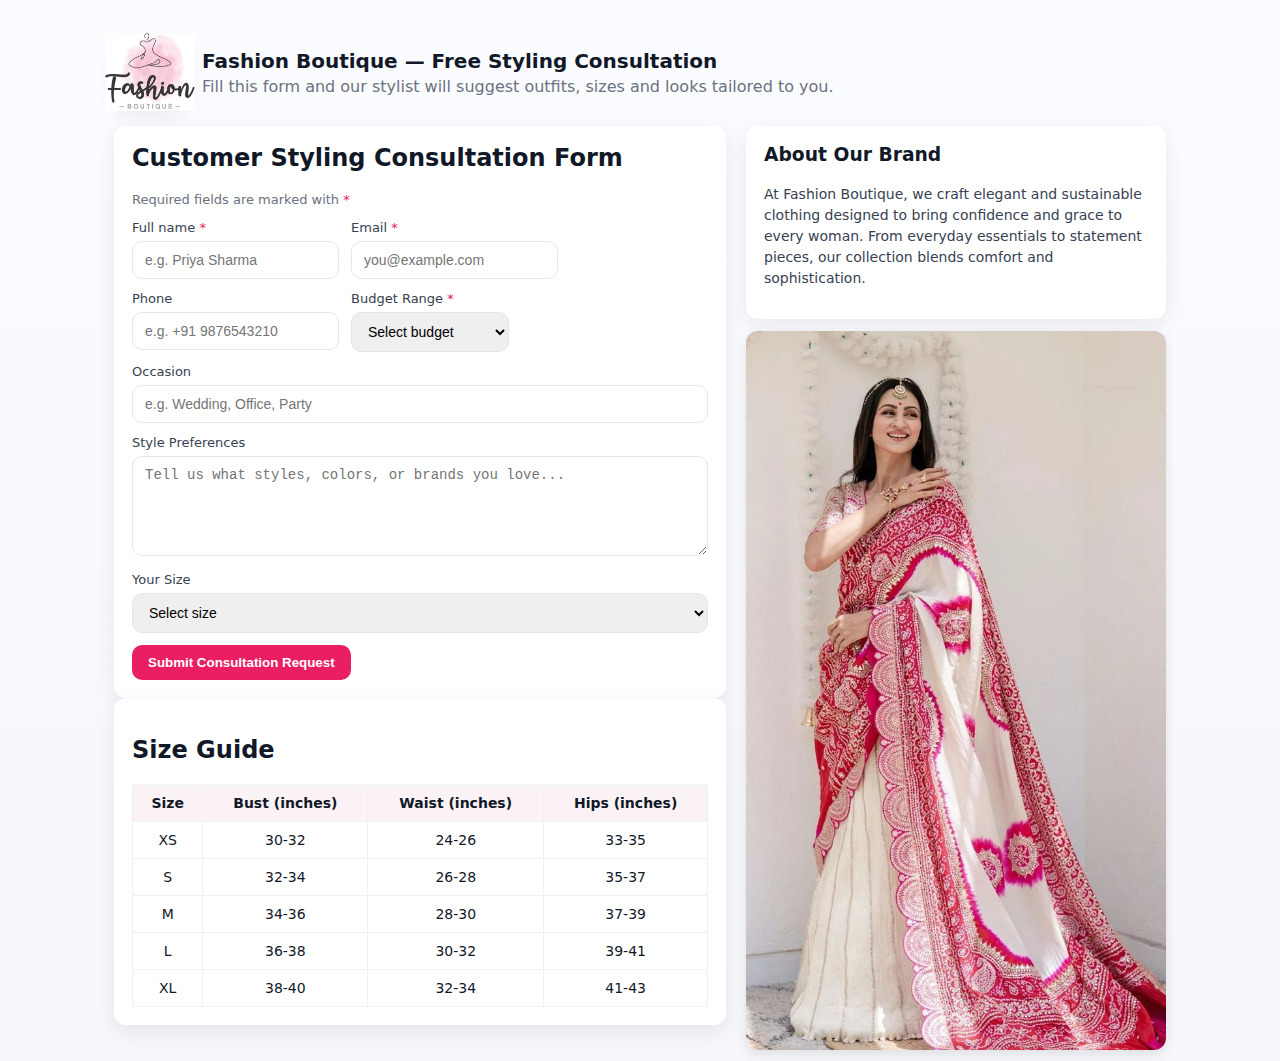
<file: consultation.html>
<!doctype html>
<html lang="en">
<head>
  <meta charset="utf-8" />
  <meta name="viewport" content="width=device-width, initial-scale=1" />
  <title>Fashion Boutique — Customer Styling Consultation</title>
  <link rel="stylesheet" href="consultation.css" />
</head>
<body>
  <div class="container">
    <header>
      <div class="logo">
  <a href="index.html">
    <img src="logopic.jpg" alt="Heritage Couture Logo" class="logo-img">
  </a>
</div>

      <div>
        <h1>Fashion Boutique — Free Styling Consultation</h1>
        <p class="lead">Fill this form and our stylist will suggest outfits, sizes and looks tailored to you.</p>
      </div>
    </header>

    <div class="grid">
      <main>
        <section class="card">
          <h2 style="margin-top:0">Customer Styling Consultation Form</h2>
          <p class="small">Required fields are marked with <span style="color:var(--accent)">*</span></p>

          <form id="consultForm">
  <div class="row two">
    <div>
      <label for="fullName">Full name <span style="color:var(--accent)">*</span></label>
      <input id="fullName" name="fullName" type="text" placeholder="e.g. Priya Sharma" 
             required pattern="[A-Za-z\s]{2,50}" 
             title="Please enter a valid name (letters only, 2-50 characters)">
    </div>
    <div>
      <label for="email">Email <span style="color:var(--accent)">*</span></label>
      <input id="email" name="email" type="email" placeholder="you@example.com" 
             required pattern="[a-z0-9._%+-]+@[a-z0-9.-]+\.[a-z]{2,}$"
             title="Please enter a valid email address (e.g., user@example.com)">
    </div>
  </div>

  <div class="row two">
    <div>
      <label for="phone">Phone</label>
      <input id="phone" name="phone" type="tel" placeholder="e.g. +91 9876543210" 
             pattern="^\+?[0-9]{10,13}$" 
             title="Please enter a valid phone number (10-13 digits, can include +)">
    </div>
    <div>
      <label for="budget">Budget Range <span style="color:var(--accent)">*</span></label>
      <select id="budget" name="budget" required>
        <option value="">Select budget</option>
        <option value="under2k">Under ₹2,000</option>
        <option value="2kto5k">₹2,000 – ₹5,000</option>
        <option value="5kto10k">₹5,000 – ₹10,000</option>
        <option value="above10k">Above ₹10,000</option>
      </select>
    </div>
  </div>

  <div class="row">
    <div style="flex:1">
      <label for="occasion">Occasion</label>
      <input id="occasion" name="occasion" type="text" placeholder="e.g. Wedding, Office, Party"
             maxlength="50" title="Maximum 50 characters allowed">
    </div>
  </div>

  <div class="row">
    <div style="flex:1">
      <label for="stylePref">Style Preferences</label>
      <textarea id="stylePref" name="stylePref" placeholder="Tell us what styles, colors, or brands you love..." 
                maxlength="300" title="Maximum 300 characters allowed"></textarea>
    </div>
  </div>

  <div class="row">
    <div style="flex:1">
      <label for="size">Your Size</label>
      <select id="size" name="size" required>
        <option value="">Select size</option>
        <option>XS</option>
        <option>S</option>
        <option>M</option>
        <option>L</option>
        <option>XL</option>
        <option>XXL</option>
      </select>
    </div>
  </div>

  <button class="btn" type="submit">Submit Consultation Request</button>
</form>

        </section>

        <section class="card">
          <h2>Size Guide</h2>
          <table>
            <thead>
              <tr><th>Size</th><th>Bust (inches)</th><th>Waist (inches)</th><th>Hips (inches)</th></tr>
            </thead>
            <tbody>
              <tr><td>XS</td><td>30-32</td><td>24-26</td><td>33-35</td></tr>
              <tr><td>S</td><td>32-34</td><td>26-28</td><td>35-37</td></tr>
              <tr><td>M</td><td>34-36</td><td>28-30</td><td>37-39</td></tr>
              <tr><td>L</td><td>36-38</td><td>30-32</td><td>39-41</td></tr>
              <tr><td>XL</td><td>38-40</td><td>32-34</td><td>41-43</td></tr>
            </tbody>
          </table>
        </section>
      </main>

      <aside class="sidebar">
        <section class="card">
          <h3>About Our Brand</h3>
          <p class="brand-story">At Fashion Boutique, we craft elegant and sustainable clothing designed to bring confidence and grace to every woman. From everyday essentials to statement pieces, our collection blends comfort and sophistication.</p>
        </section>

  <!-- Single image under About Our Brand -->
  <img src="categoryimages/saree.jpg" alt="Our Boutique" class="brand-img">
</section>

      </aside>
    </div>
  </div>
</body>
</html>
</file>
<file: consultation.css>
:root {
  --bg: #f6f7fb;
  --card: #ffffff;
  --accent: #e91e63;
  --muted: #6b7280;
  --radius: 0.75rem; /* 12px */
  --shadow: 0 0.375rem 1.25rem rgba(16, 24, 40, 0.08); /* 6px 20px */
  font-family: Inter, system-ui, -apple-system, 'Segoe UI', Roboto, 'Helvetica Neue', Arial;
}

* {
  box-sizing: border-box;
}

body {
  margin: 0;
  background: linear-gradient(180deg, #fbfcff 0%, var(--bg) 100%);
  color: #111827;
}

.container {
  max-width: 68.75rem; /* 1100px */
  margin: 0.75rem auto; /* 12px */
  padding: 1.5rem; /* 24px */
}

header {
  display: flex;
  gap: 1rem; /* 16px */
  align-items: center;
  margin-bottom: 1.125rem; /* 18px */
}

.logo {
  width: 4.5rem; /* 72px */
  height: 4.5rem; /* 72px */
  border-radius: 0.875rem; /* 14px */
  background: linear-gradient(135deg, var(--accent), #ff7ab6);
  display: flex;
  align-items: center;
  justify-content: center;
  color: white;
  font-weight: 700;
  font-size: 1.25rem; /* 20px */
  box-shadow: var(--shadow);
}

h1 {
  margin: 0;
  font-size: 1.25rem; /* 20px */
}

p.lead {
  margin: 0.25rem 0 0; /* 4px */
  color: var(--muted);
}

.grid {
  display: grid;
  grid-template-columns: 1fr 26.25rem; /* 420px */
  gap: 1.25rem; /* 20px */
}

.card {
  background: var(--card);
  border-radius: var(--radius);
  padding: 1.125rem; /* 18px */
  box-shadow: var(--shadow);
}

form .row {
  display: flex;
  gap: 0.75rem; /* 12px */
  margin-bottom: 0.75rem; /* 12px */
}

label {
  display: block;
  font-size: 0.8125rem; /* 13px */
  margin-bottom: 0.375rem; /* 6px */
  color: #374151;
}

input[type=text],
input[type=email],
input[type=tel],
select,
textarea {
  width: 100%;
  padding: 0.625rem 0.75rem; /* 10px 12px */
  border: 0.0625rem solid #e6e7ee; /* 1px */
  border-radius: 0.625rem; /* 10px */
  font-size: 0.875rem; /* 14px */
}

textarea {
  min-height: 6.25rem; /* 100px */
  resize: vertical;
}

.small {
  font-size: 0.8125rem; /* 13px */
  color: var(--muted);
}

.two {
  display: grid;
  grid-template-columns: 1fr 1fr;
  gap: 0.75rem; /* 12px */
}

.btn {
  background: var(--accent);
  color: #fff;
  padding: 0.625rem 1rem; /* 10px 16px */
  border-radius: 0.625rem; /* 10px */
  border: none;
  font-weight: 600;
  cursor: pointer;
  transition: background 0.3s ease;
}

.btn:hover {
  background: #c2185b;
}

table {
  width: 100%;
  border-collapse: collapse;
  margin-top: 0.5rem; /* 8px */
}

th,
td {
  padding: 0.625rem; /* 10px */
  border: 0.0625rem solid #eef2f7; /* 1px */
  text-align: center;
  font-size: 0.875rem; /* 14px */
}

th {
  background: #fbf2f6;
}

.sidebar h3 {
  margin-top: 0;
}

.brand-story {
  font-size: 0.875rem; /* 14px */
  color: #374151;
  line-height: 1.5;
  margin-bottom: 0.75rem; /* 12px */
}

.logo-img {
  width: 5.625rem; /* 90px */
  height: auto;
  display: block;
  object-fit: contain;
}

.brand-img {
  width: 100%;
  height: 80%;
  border-radius: 0.75rem; /* 12px */
  margin-top: 0.75rem; /* 12px */
  object-fit: cover;
  box-shadow: 0 0.25rem 0.75rem rgba(0,0,0,0.1); /* 4px 12px */
}
</file>
